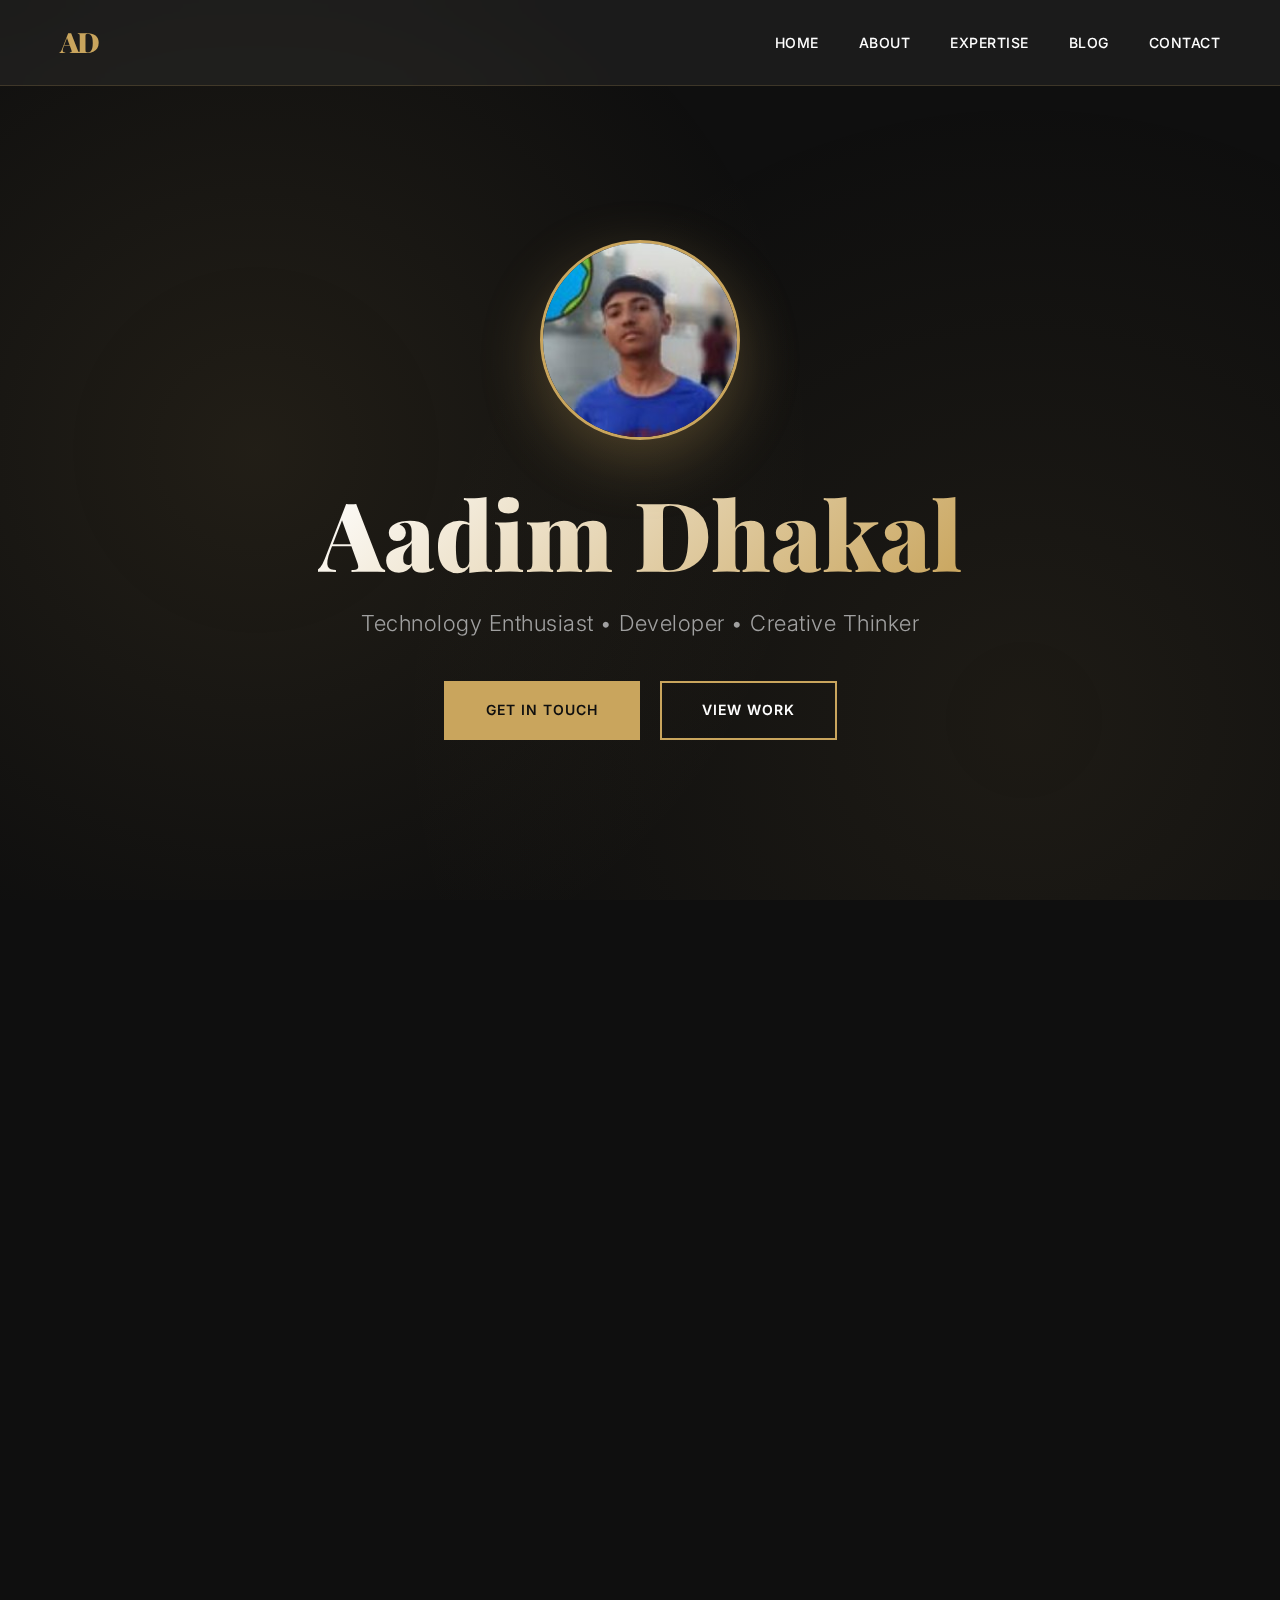
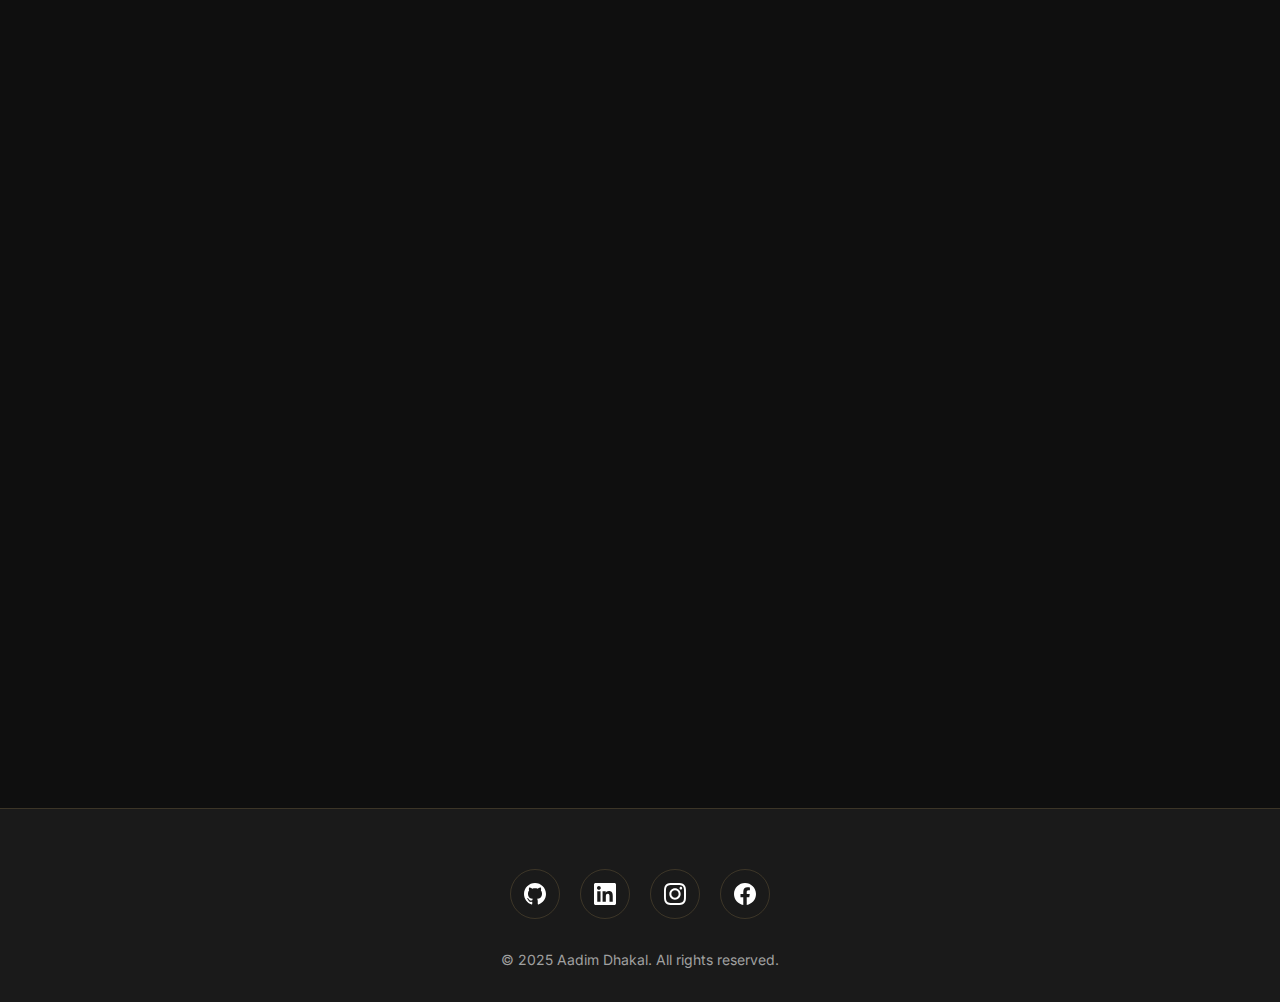
<file: index.html>
<!DOCTYPE html>
<html lang="en">
<head>
    <meta charset="UTF-8">
    <meta name="viewport" content="width=device-width, initial-scale=1.0">
    <title>Aadim Dhakal - Portfolio</title>
    <link href="https://fonts.googleapis.com/css2?family=Inter:wght@300;400;500;600;700&family=Playfair+Display:wght@700;900&display=swap" rel="stylesheet">
    <style>
        * {
            margin: 0;
            padding: 0;
            box-sizing: border-box;
        }

        :root {
            --primary: #0f0f0f;
            --secondary: #1a1a1a;
            --accent: #c9a55d;
            --accent-light: #d4b576;
            --text: #ffffff;
            --text-secondary: #a0a0a0;
            --glass: rgba(255, 255, 255, 0.05);
            --border: rgba(201, 165, 93, 0.2);
        }

        body {
            font-family: 'Inter', sans-serif;
            background: var(--primary);
            color: var(--text);
            overflow-x: hidden;
            line-height: 1.6;
        }



        /* Animated Background */
        .bg-gradient {
            position: fixed;
            top: 0;
            left: 0;
            width: 100%;
            height: 100%;
            z-index: -1;
            background: radial-gradient(circle at 20% 50%, rgba(201, 165, 93, 0.1) 0%, transparent 50%),
                        radial-gradient(circle at 80% 80%, rgba(201, 165, 93, 0.08) 0%, transparent 50%);
            animation: gradientShift 15s ease infinite;
        }

        @keyframes gradientShift {
            0%, 100% { transform: scale(1) translateY(0); }
            50% { transform: scale(1.1) translateY(-20px); }
        }

        /* Navigation */
        nav {
            position: fixed;
            top: 0;
            left: 0;
            right: 0;
            z-index: 1000;
            padding: 20px 60px;
            background: var(--glass);
            backdrop-filter: blur(20px);
            border-bottom: 1px solid var(--border);
            transition: all 0.3s ease;
        }

        nav.scrolled {
            padding: 15px 60px;
            background: rgba(15, 15, 15, 0.9);
        }

        .nav-container {
            max-width: 1400px;
            margin: 0 auto;
            display: flex;
            justify-content: space-between;
            align-items: center;
        }

        .logo {
            font-family: 'Playfair Display', serif;
            font-size: 28px;
            font-weight: 900;
            color: var(--accent);
            letter-spacing: -1px;
        }

        nav ul {
            display: flex;
            gap: 40px;
            list-style: none;
            align-items: center;
        }

        nav a {
            color: var(--text);
            text-decoration: none;
            font-weight: 500;
            font-size: 14px;
            letter-spacing: 0.5px;
            text-transform: uppercase;
            transition: all 0.3s ease;
            position: relative;
        }

        nav a::after {
            content: '';
            position: absolute;
            bottom: -5px;
            left: 0;
            width: 0;
            height: 2px;
            background: var(--accent);
            transition: width 0.3s ease;
        }

        nav a:hover::after {
            width: 100%;
        }



        /* Hero Section */
        .hero {
            min-height: 100vh;
            display: flex;
            align-items: center;
            justify-content: center;
            text-align: center;
            padding: 120px 20px 80px;
            position: relative;
        }

        .hero-content {
            max-width: 900px;
            animation: fadeInUp 1s ease;
        }

        .hero h1 {
            font-family: 'Playfair Display', serif;
            font-size: clamp(48px, 8vw, 96px);
            font-weight: 900;
            line-height: 1.1;
            margin-bottom: 20px;
            background: linear-gradient(135deg, var(--text) 0%, var(--accent) 100%);
            -webkit-background-clip: text;
            -webkit-text-fill-color: transparent;
            background-clip: text;
        }

        .hero p {
            font-size: clamp(18px, 2vw, 22px);
            color: var(--text-secondary);
            margin-bottom: 40px;
            font-weight: 300;
            letter-spacing: 0.5px;
        }

        .profile-pic {
            width: 200px;
            height: 200px;
            border-radius: 50%;
            margin: 40px auto;
            position: relative;
            overflow: hidden;
            border: 3px solid var(--accent);
            box-shadow: 0 20px 60px rgba(201, 165, 93, 0.3);
            animation: float 6s ease-in-out infinite;
        }

        .profile-pic img {
            width: 100%;
            height: 100%;
            object-fit: cover;
            transition: transform 0.5s ease;
        }

        .profile-pic:hover img {
            transform: scale(1.1);
        }

        @keyframes float {
            0%, 100% { transform: translateY(0px); }
            50% { transform: translateY(-20px); }
        }

        .cta-buttons {
            display: flex;
            gap: 20px;
            justify-content: center;
            flex-wrap: wrap;
        }

        .btn {
            padding: 16px 40px;
            border: 2px solid var(--accent);
            background: transparent;
            color: var(--text);
            text-decoration: none;
            font-weight: 600;
            font-size: 14px;
            letter-spacing: 1px;
            text-transform: uppercase;
            cursor: pointer;
            transition: all 0.3s ease;
            position: relative;
            overflow: hidden;
        }

        .btn::before {
            content: '';
            position: absolute;
            top: 0;
            left: -100%;
            width: 100%;
            height: 100%;
            background: var(--accent);
            transition: left 0.3s ease;
            z-index: -1;
        }

        .btn:hover::before {
            left: 0;
        }

        .btn:hover {
            color: var(--primary);
        }

        .btn-primary {
            background: var(--accent);
            color: var(--primary);
        }

        .btn-primary::before {
            background: transparent;
        }

        .btn-primary:hover {
            background: transparent;
            color: var(--text);
        }

        /* Section Styles */
        section {
            padding: 120px 60px;
            max-width: 1400px;
            margin: 0 auto;
        }

        .section-title {
            font-family: 'Playfair Display', serif;
            font-size: clamp(36px, 5vw, 64px);
            font-weight: 900;
            margin-bottom: 20px;
            text-align: center;
            position: relative;
            display: inline-block;
            left: 50%;
            transform: translateX(-50%);
        }

        .section-title::after {
            content: '';
            position: absolute;
            bottom: -10px;
            left: 50%;
            transform: translateX(-50%);
            width: 80px;
            height: 3px;
            background: var(--accent);
        }

        .section-subtitle {
            text-align: center;
            color: var(--text-secondary);
            font-size: 18px;
            margin-bottom: 60px;
            font-weight: 300;
        }

        /* About Section */
        .about-content {
            display: grid;
            grid-template-columns: 1fr 1fr;
            gap: 80px;
            align-items: center;
            margin-top: 60px;
        }

        .about-text {
            font-size: 18px;
            line-height: 1.8;
            color: var(--text-secondary);
        }

        .about-text p {
            margin-bottom: 20px;
        }

        .about-stats {
            display: grid;
            grid-template-columns: 1fr 1fr;
            gap: 30px;
        }

        .stat-card {
            background: var(--glass);
            backdrop-filter: blur(10px);
            border: 1px solid var(--border);
            padding: 30px;
            border-radius: 20px;
            text-align: center;
            transition: all 0.3s ease;
        }

        .stat-card:hover {
            transform: translateY(-5px);
            border-color: var(--accent);
            box-shadow: 0 10px 40px rgba(201, 165, 93, 0.2);
        }

        .stat-number {
            font-size: 48px;
            font-weight: 700;
            color: var(--accent);
            display: block;
            margin-bottom: 10px;
        }

        .stat-label {
            font-size: 14px;
            text-transform: uppercase;
            letter-spacing: 1px;
            color: var(--text-secondary);
        }

        /* Skills/Interests */
        .skills-grid {
            display: grid;
            grid-template-columns: repeat(auto-fit, minmax(250px, 1fr));
            gap: 30px;
            margin-top: 60px;
        }

        .skill-card {
            background: var(--glass);
            backdrop-filter: blur(10px);
            border: 1px solid var(--border);
            padding: 40px 30px;
            border-radius: 20px;
            text-align: center;
            transition: all 0.4s ease;
            position: relative;
            overflow: hidden;
        }

        .skill-card::before {
            content: '';
            position: absolute;
            top: 0;
            left: -100%;
            width: 100%;
            height: 100%;
            background: linear-gradient(90deg, transparent, rgba(201, 165, 93, 0.1), transparent);
            transition: left 0.6s ease;
        }

        .skill-card:hover::before {
            left: 100%;
        }

        .skill-card:hover {
            transform: translateY(-10px);
            border-color: var(--accent);
            box-shadow: 0 20px 60px rgba(201, 165, 93, 0.2);
        }

        .skill-icon {
            font-size: 48px;
            margin-bottom: 20px;
        }

        .skill-card h3 {
            font-size: 20px;
            margin-bottom: 10px;
            color: var(--accent);
        }

        .skill-card p {
            color: var(--text-secondary);
            font-size: 14px;
            line-height: 1.6;
        }

        /* Blog Section */
        .blog-preview {
            display: grid;
            grid-template-columns: repeat(auto-fit, minmax(300px, 1fr));
            gap: 30px;
            margin-top: 60px;
        }

        .blog-card {
            background: var(--glass);
            backdrop-filter: blur(10px);
            border: 1px solid var(--border);
            padding: 40px;
            border-radius: 20px;
            transition: all 0.4s ease;
            position: relative;
            overflow: hidden;
        }

        .blog-card::before {
            content: '';
            position: absolute;
            top: 0;
            left: -100%;
            width: 100%;
            height: 100%;
            background: linear-gradient(90deg, transparent, rgba(201, 165, 93, 0.1), transparent);
            transition: left 0.6s ease;
        }

        .blog-card:hover::before {
            left: 100%;
        }

        .blog-card:hover {
            transform: translateY(-10px);
            border-color: var(--accent);
            box-shadow: 0 20px 60px rgba(201, 165, 93, 0.2);
        }

        .blog-date {
            font-size: 12px;
            text-transform: uppercase;
            letter-spacing: 1px;
            color: var(--accent);
            margin-bottom: 15px;
            font-weight: 600;
        }

        .blog-card h3 {
            font-size: 22px;
            margin-bottom: 15px;
            font-weight: 600;
            line-height: 1.4;
        }

        .blog-card p {
            color: var(--text-secondary);
            line-height: 1.8;
            margin-bottom: 20px;
        }

        .blog-link {
            color: var(--accent);
            text-decoration: none;
            font-weight: 600;
            font-size: 14px;
            letter-spacing: 0.5px;
            transition: all 0.3s ease;
            display: inline-block;
        }

        .blog-link:hover {
            transform: translateX(5px);
        }

        /* Contact Section */
        .contact-grid {
            display: grid;
            grid-template-columns: repeat(auto-fit, minmax(300px, 1fr));
            gap: 30px;
            margin-top: 60px;
        }

        .contact-card {
            background: var(--glass);
            backdrop-filter: blur(10px);
            border: 1px solid var(--border);
            padding: 40px;
            border-radius: 20px;
            transition: all 0.3s ease;
            text-align: center;
        }

        .contact-card:hover {
            transform: translateY(-5px);
            border-color: var(--accent);
            box-shadow: 0 10px 40px rgba(201, 165, 93, 0.2);
        }

        .contact-icon {
            font-size: 36px;
            margin-bottom: 20px;
            color: var(--accent);
        }

        .contact-card h3 {
            font-size: 18px;
            margin-bottom: 10px;
            font-weight: 600;
        }

        .contact-card a {
            color: var(--text-secondary);
            text-decoration: none;
            transition: color 0.3s ease;
            word-break: break-all;
        }

        .contact-card a:hover {
            color: var(--accent);
        }

        /* Footer */
        footer {
            background: var(--secondary);
            border-top: 1px solid var(--border);
            padding: 60px 60px 30px;
            text-align: center;
        }

        .social-links {
            display: flex;
            gap: 20px;
            justify-content: center;
            margin-bottom: 30px;
        }

        .social-links a {
            width: 50px;
            height: 50px;
            border: 1px solid var(--border);
            border-radius: 50%;
            display: flex;
            align-items: center;
            justify-content: center;
            color: var(--text);
            text-decoration: none;
            transition: all 0.3s ease;
        }

        .social-links a svg {
            width: 22px;
            height: 22px;
            fill: currentColor;
        }

        .social-links a:hover {
            background: var(--accent);
            border-color: var(--accent);
            color: var(--primary);
            transform: translateY(-5px);
        }

        footer p {
            color: var(--text-secondary);
            font-size: 14px;
        }

        /* Animations */
        @keyframes fadeInUp {
            from {
                opacity: 0;
                transform: translateY(30px);
            }
            to {
                opacity: 1;
                transform: translateY(0);
            }
        }

        .fade-in {
            animation: fadeInUp 0.8s ease;
        }

        /* Scroll Animations */
        .reveal {
            opacity: 0;
            transform: translateY(50px);
            transition: all 0.8s ease;
        }

        .reveal.active {
            opacity: 1;
            transform: translateY(0);
        }

        /* Responsive */
        @media (max-width: 968px) {
            nav {
                padding: 15px 30px;
            }

            .nav-container ul {
                gap: 25px;
                font-size: 13px;
            }

            section {
                padding: 80px 30px;
            }

            .about-content {
                grid-template-columns: 1fr;
                gap: 40px;
            }

            .about-stats {
                grid-template-columns: repeat(2, 1fr);
            }

            .contact-grid {
                grid-template-columns: 1fr;
            }

            .skills-grid {
                grid-template-columns: repeat(auto-fit, minmax(280px, 1fr));
            }

            .blog-preview {
                grid-template-columns: 1fr;
            }
        }

        @media (max-width: 640px) {
            nav {
                padding: 12px 20px;
            }

            .nav-container {
                position: relative;
            }

            .nav-container ul {
                position: fixed;
                top: 70px;
                left: 0;
                right: 0;
                background: rgba(15, 15, 15, 0.98);
                backdrop-filter: blur(20px);
                flex-direction: column;
                padding: 20px;
                gap: 0;
                border-bottom: 1px solid var(--border);
                transform: translateY(-120%);
                transition: transform 0.3s ease;
                z-index: 999;
            }

            .nav-container ul.active {
                transform: translateY(0);
            }

            .nav-container ul li {
                width: 100%;
                text-align: center;
                padding: 15px 0;
                border-bottom: 1px solid var(--border);
            }

            .nav-container ul li:last-child {
                border-bottom: none;
            }

            .nav-container ul li a::after {
                display: none;
            }

            .hamburger {
                display: flex;
                flex-direction: column;
                gap: 5px;
                cursor: pointer;
                z-index: 1000;
            }

            .hamburger span {
                width: 25px;
                height: 2px;
                background: var(--text);
                transition: all 0.3s ease;
            }

            .hamburger.active span:nth-child(1) {
                transform: rotate(45deg) translate(7px, 7px);
            }

            .hamburger.active span:nth-child(2) {
                opacity: 0;
            }

            .hamburger.active span:nth-child(3) {
                transform: rotate(-45deg) translate(7px, -7px);
            }

            .logo {
                font-size: 24px;
            }

            .hero {
                padding: 100px 20px 60px;
                min-height: 90vh;
            }

            .hero h1 {
                font-size: 40px;
            }

            .hero p {
                font-size: 16px;
            }

            .profile-pic {
                width: 150px;
                height: 150px;
            }

            section {
                padding: 60px 20px;
            }

            .section-title {
                font-size: 32px;
            }

            .section-subtitle {
                font-size: 16px;
                padding: 0 10px;
            }

            .about-stats {
                grid-template-columns: 1fr;
            }

            .stat-card {
                padding: 25px;
            }

            .cta-buttons {
                flex-direction: column;
                width: 100%;
            }

            .btn {
                width: 100%;
                padding: 14px 30px;
            }

            .skills-grid {
                grid-template-columns: 1fr;
            }

            .skill-card {
                padding: 30px 20px;
            }

            .blog-preview {
                grid-template-columns: 1fr;
            }

            .blog-card {
                padding: 30px;
            }

            .contact-grid {
                grid-template-columns: 1fr;
            }

            .contact-card {
                padding: 30px;
            }

            footer {
                padding: 40px 20px 20px;
            }

            .social-links {
                gap: 15px;
            }

            .social-links a {
                width: 45px;
                height: 45px;
            }
        }

        @media (max-width: 380px) {
            .logo {
                font-size: 20px;
            }

            .hero h1 {
                font-size: 32px;
            }

            .section-title {
                font-size: 28px;
            }

            .profile-pic {
                width: 120px;
                height: 120px;
            }
        }
    </style>
</head>
<body>
    <div class="bg-gradient"></div>

    <nav id="nav">
        <div class="nav-container">
            <div class="logo">AD</div>
            <ul>
                <li><a href="#home">Home</a></li>
                <li><a href="#about">About</a></li>
                <li><a href="#skills">Expertise</a></li>
                <li><a href="#blog">Blog</a></li>
                <li><a href="#contact">Contact</a></li>
            </ul>

        </div>
    </nav>

    <section class="hero" id="home">
        <div class="hero-content">
            <div class="profile-pic">
                <img src="images/aadim.jpg" alt="Aadim Dhakal">
            </div>
            <h1>Aadim Dhakal</h1>
            <p>Technology Enthusiast • Developer • Creative Thinker</p>
            <div class="cta-buttons">
                <a href="#contact" class="btn btn-primary">Get In Touch</a>
                <a href="https://github.com/Aadim-alt" target="_blank" class="btn">View Work</a>
            </div>
        </div>
    </section>

    <section id="about" class="reveal">
        <h2 class="section-title">About Me</h2>
        <p class="section-subtitle">Passionate about creating exceptional digital experiences</p>
        <div class="about-content">
            <div class="about-text">
                <p>Hello! I'm Aadim Dhakal, a technology enthusiast with a passion for innovation and creative problem-solving. I specialize in bringing ideas to life through code and design.</p>
                <p>My journey in technology has been driven by curiosity and a constant desire to learn. I believe in the power of technology to transform lives and create meaningful connections.</p>
                <p>When I'm not coding, you'll find me exploring new technologies, sharing insights through blogging, and connecting with fellow tech enthusiasts around the world.</p>
            </div>
            <div class="about-stats">
                <div class="stat-card">
                    <span class="stat-number">100+</span>
                    <span class="stat-label">Projects Completed</span>
                </div>
                <div class="stat-card">
                    <span class="stat-number">2+</span>
                    <span class="stat-label">Years Experience</span>
                </div>
                <div class="stat-card">
                    <span class="stat-number">50+</span>
                    <span class="stat-label">Happy Clients</span>
                </div>
                <div class="stat-card">
                    <span class="stat-number">24/7</span>
                    <span class="stat-label">Dedicated Support</span>
                </div>
            </div>
        </div>
    </section>

    <section id="skills" class="reveal">
        <h2 class="section-title">Areas of Expertise</h2>
        <p class="section-subtitle">What I bring to the table</p>
        <div class="skills-grid">
            <div class="skill-card">
                <div class="skill-icon">💻</div>
                <h3>Web Development</h3>
                <p>Creating responsive, modern websites with cutting-edge technologies and best practices.</p>
            </div>
            <div class="skill-card">
                <div class="skill-icon">🎨</div>
                <h3>UI/UX Design</h3>
                <p>Crafting beautiful, intuitive interfaces that users love to interact with.</p>
            </div>
            <div class="skill-card">
                <div class="skill-icon">⚡</div>
                <h3>Performance</h3>
                <p>Optimizing applications for speed, efficiency, and exceptional user experience.</p>
            </div>
            <div class="skill-card">
                <div class="skill-icon">🚀</div>
                <h3>Innovation</h3>
                <p>Staying ahead of the curve with emerging technologies and creative solutions.</p>
            </div>
        </div>
    </section>

    <section id="blog" class="reveal">
        <h2 class="section-title">Latest Insights</h2>
        <p class="section-subtitle">Thoughts, stories, and ideas</p>
        <div class="blog-preview">
            <div class="blog-card">
                <div class="blog-date">Nov 01, 2025</div>
                <h3>My New Project</h3>
                <p>I just made a project Ghost Chat that I actually always tried to make...</p>
                <a href="blog.html" class="blog-link">Read More →</a>
            </div>
            <div class="blog-card">
                <div class="blog-date">Nov 01, 2025</div>
                <h3>The Future of Web Development</h3>
                <p>Exploring emerging trends and technologies shaping the future of the web...</p>
                <a href="blog.html" class="blog-link">Read More →</a>
            </div>
            <div class="blog-card">
                <div class="blog-date">Oct 28, 2025</div>
                <h3>Design Systems That Scale</h3>
                <p>Building consistent, maintainable design systems for modern applications...</p>
                <a href="blog.html" class="blog-link">Read More →</a>
            </div>
        </div>
        <div style="text-align: center; margin-top: 40px;">
            <a href="blog.html" class="btn btn-primary">View All Posts</a>
        </div>
    </section>

    <section id="contact" class="reveal">
        <h2 class="section-title">Let's Connect</h2>
        <p class="section-subtitle">I'd love to hear from you</p>
        <div class="contact-grid">
            <div class="contact-card">
                <div class="contact-icon">📧</div>
                <h3>Email</h3>
                <a href="mailto:aadimdhakal8@gmail.com">aadimdhakal8@gmail.com</a>
            </div>
            <div class="contact-card">
                <div class="contact-icon">📱</div>
                <h3>Phone</h3>
                <a href="tel:+9779801764887">+977 9801764887</a>
            </div>
            <div class="contact-card">
                <div class="contact-icon">💼</div>
                <h3>LinkedIn</h3>
                <a href="https://www.linkedin.com/in/aadim-dhakal-2bb88b384/" target="_blank">Connect with me</a>
            </div>
        </div>
    </section>

    <footer>
        <div class="social-links">
            <a href="https://github.com/Aadim-alt" target="_blank" title="GitHub">
                <svg viewBox="0 0 24 24" xmlns="http://www.w3.org/2000/svg">
                    <path d="M12 0c-6.626 0-12 5.373-12 12 0 5.302 3.438 9.8 8.207 11.387.599.111.793-.261.793-.577v-2.234c-3.338.726-4.033-1.416-4.033-1.416-.546-1.387-1.333-1.756-1.333-1.756-1.089-.745.083-.729.083-.729 1.205.084 1.839 1.237 1.839 1.237 1.07 1.834 2.807 1.304 3.492.997.107-.775.418-1.305.762-1.604-2.665-.305-5.467-1.334-5.467-5.931 0-1.311.469-2.381 1.236-3.221-.124-.303-.535-1.524.117-3.176 0 0 1.008-.322 3.301 1.23.957-.266 1.983-.399 3.003-.404 1.02.005 2.047.138 3.006.404 2.291-1.552 3.297-1.23 3.297-1.23.653 1.653.242 2.874.118 3.176.77.84 1.235 1.911 1.235 3.221 0 4.609-2.807 5.624-5.479 5.921.43.372.823 1.102.823 2.222v3.293c0 .319.192.694.801.576 4.765-1.589 8.199-6.086 8.199-11.386 0-6.627-5.373-12-12-12z"/>
                </svg>
            </a>
            <a href="https://www.linkedin.com/in/aadim-dhakal-2bb88b384/" target="_blank" title="LinkedIn">
                <svg viewBox="0 0 24 24" xmlns="http://www.w3.org/2000/svg">
                    <path d="M20.447 20.452h-3.554v-5.569c0-1.328-.027-3.037-1.852-3.037-1.853 0-2.136 1.445-2.136 2.939v5.667H9.351V9h3.414v1.561h.046c.477-.9 1.637-1.85 3.37-1.85 3.601 0 4.267 2.37 4.267 5.455v6.286zM5.337 7.433c-1.144 0-2.063-.926-2.063-2.065 0-1.138.92-2.063 2.063-2.063 1.14 0 2.064.925 2.064 2.063 0 1.139-.925 2.065-2.064 2.065zm1.782 13.019H3.555V9h3.564v11.452zM22.225 0H1.771C.792 0 0 .774 0 1.729v20.542C0 23.227.792 24 1.771 24h20.451C23.2 24 24 23.227 24 22.271V1.729C24 .774 23.2 0 22.222 0h.003z"/>
                </svg>
            </a>
            <a href="https://www.instagram.com/adeemdhakal/?hl=en" target="_blank" title="Instagram">
                <svg viewBox="0 0 24 24" xmlns="http://www.w3.org/2000/svg">
                    <path d="M12 0C8.74 0 8.333.015 7.053.072 5.775.132 4.905.333 4.14.63c-.789.306-1.459.717-2.126 1.384S.935 3.35.63 4.14C.333 4.905.131 5.775.072 7.053.012 8.333 0 8.74 0 12s.015 3.667.072 4.947c.06 1.277.261 2.148.558 2.913.306.788.717 1.459 1.384 2.126.667.666 1.336 1.079 2.126 1.384.766.296 1.636.499 2.913.558C8.333 23.988 8.74 24 12 24s3.667-.015 4.947-.072c1.277-.06 2.148-.262 2.913-.558.788-.306 1.459-.718 2.126-1.384.666-.667 1.079-1.335 1.384-2.126.296-.765.499-1.636.558-2.913.06-1.28.072-1.687.072-4.947s-.015-3.667-.072-4.947c-.06-1.277-.262-2.149-.558-2.913-.306-.789-.718-1.459-1.384-2.126C21.319 1.347 20.651.935 19.86.63c-.765-.297-1.636-.499-2.913-.558C15.667.012 15.26 0 12 0zm0 2.16c3.203 0 3.585.016 4.85.071 1.17.055 1.805.249 2.227.415.562.217.96.477 1.382.896.419.42.679.819.896 1.381.164.422.36 1.057.413 2.227.057 1.266.07 1.646.07 4.85s-.015 3.585-.074 4.85c-.061 1.17-.256 1.805-.421 2.227-.224.562-.479.96-.899 1.382-.419.419-.824.679-1.38.896-.42.164-1.065.36-2.235.413-1.274.057-1.649.07-4.859.07-3.211 0-3.586-.015-4.859-.074-1.171-.061-1.816-.256-2.236-.421-.569-.224-.96-.479-1.379-.899-.421-.419-.69-.824-.9-1.38-.165-.42-.359-1.065-.42-2.235-.045-1.26-.061-1.649-.061-4.844 0-3.196.016-3.586.061-4.861.061-1.17.255-1.814.42-2.234.21-.57.479-.96.9-1.381.419-.419.81-.689 1.379-.898.42-.166 1.051-.361 2.221-.421 1.275-.045 1.65-.06 4.859-.06l.045.03zm0 3.678c-3.405 0-6.162 2.76-6.162 6.162 0 3.405 2.76 6.162 6.162 6.162 3.405 0 6.162-2.76 6.162-6.162 0-3.405-2.76-6.162-6.162-6.162zM12 16c-2.21 0-4-1.79-4-4s1.79-4 4-4 4 1.79 4 4-1.79 4-4 4zm7.846-10.405c0 .795-.646 1.44-1.44 1.44-.795 0-1.44-.646-1.44-1.44 0-.794.646-1.439 1.44-1.439.793-.001 1.44.645 1.44 1.439z"/>
                </svg>
            </a>
            <a href="https://www.facebook.com/adeem.dhakal" target="_blank" title="Facebook">
                <svg viewBox="0 0 24 24" xmlns="http://www.w3.org/2000/svg">
                    <path d="M24 12.073c0-6.627-5.373-12-12-12s-12 5.373-12 12c0 5.99 4.388 10.954 10.125 11.854v-8.385H7.078v-3.47h3.047V9.43c0-3.007 1.792-4.669 4.533-4.669 1.312 0 2.686.235 2.686.235v2.953H15.83c-1.491 0-1.956.925-1.956 1.874v2.25h3.328l-.532 3.47h-2.796v8.385C19.612 23.027 24 18.062 24 12.073z"/>
                </svg>
            </a>
        </div>
        <p>&copy; 2025 Aadim Dhakal. All rights reserved.</p>
    </footer>

    <script>


        // Smooth scrolling
        document.querySelectorAll('a[href^="#"]').forEach(anchor => {
            anchor.addEventListener('click', function (e) {
                e.preventDefault();
                const target = document.querySelector(this.getAttribute('href'));
                if (target) {
                    target.scrollIntoView({ behavior: 'smooth', block: 'start' });
                }
            });
        });

        // Scroll reveal animation
        const reveals = document.querySelectorAll('.reveal');
        
        const revealOnScroll = () => {
            const windowHeight = window.innerHeight;
            reveals.forEach(element => {
                const elementTop = element.getBoundingClientRect().top;
                if (elementTop < windowHeight - 100) {
                    element.classList.add('active');
                }
            });
        };

        window.addEventListener('scroll', revealOnScroll);
        revealOnScroll();

        // Nav scroll effect
        const nav = document.getElementById('nav');
        window.addEventListener('scroll', () => {
            if (window.scrollY > 50) {
                nav.classList.add('scrolled');
            } else {
                nav.classList.remove('scrolled');
            }
        });
    </script>
</body>
</html>
</file>
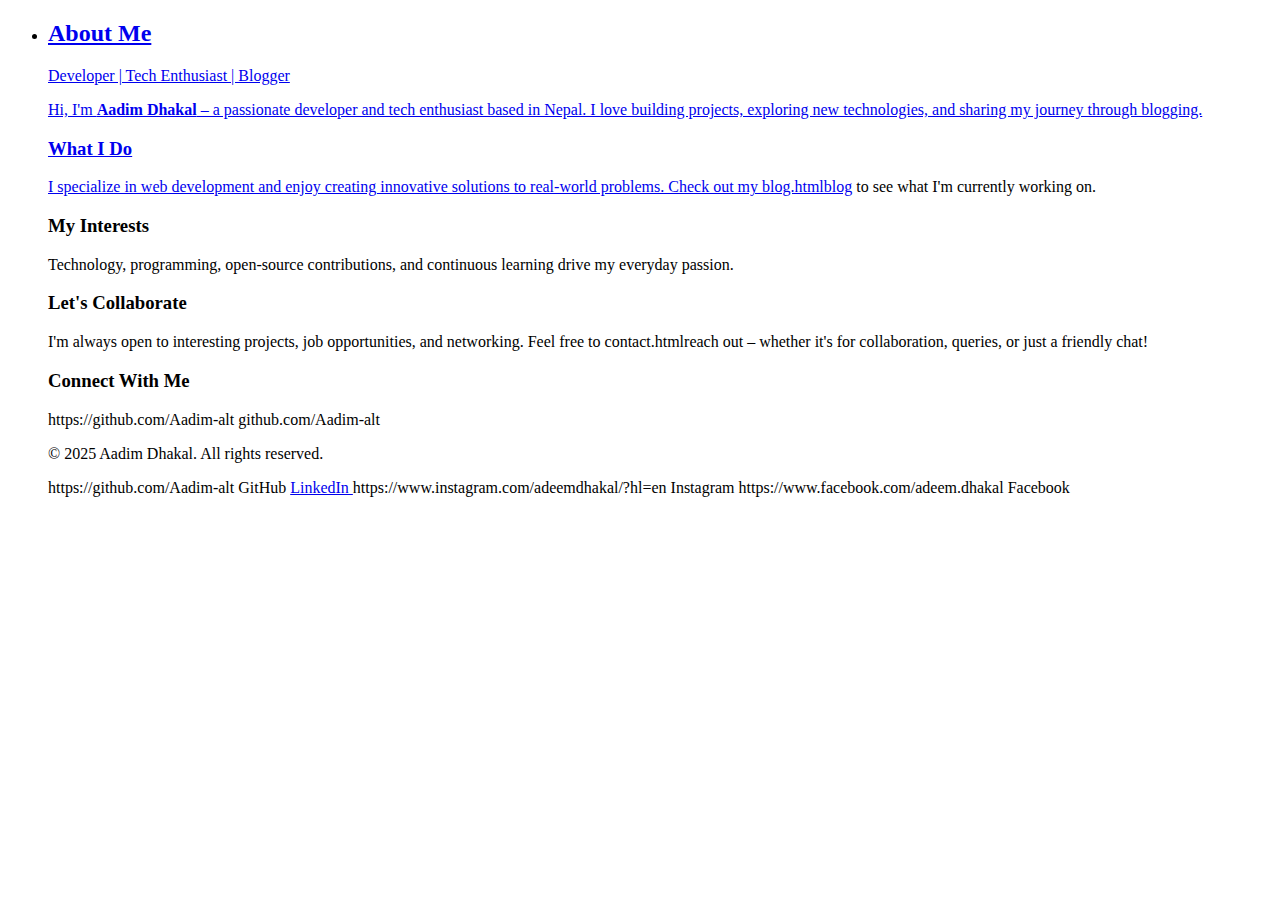
<file: about.html>
<!DOCTYPE html>
<html lang="en">
<head>
    <meta charset="UTF-8">
    <meta name="viewport" content="width=device-width, initial-scale=1.0">
    <title>About</title>
    <link href="https://fonts.googleapis.com/css2?family=Poppins:wght@300;400;600&display=swap" rel="lesheet" href="https://cdnjs.cloudflare.com/ajax/libs/font-awesomeyle.css
    script.js</script>
</head>
<body>
    <nav>
        <div class="nav-container">
            <ul>
                <li><a href="index.html/li>
                <li>about.htmlAbout</a></li>
                <li>contact.htmlContact</a></li>
                <li>blog.htmlBlog</a></li>
            </ul>
            Dark mode toggle button with icon -->
            <button id="toggle-mode" aria-label="Toggle dark mode">
                <i class="fas fa-moon"></i>
            </button>
        </div>
    </nav>

    <main>
        <section class="about-section">
            <div class="about-header">
                <h2>About Me</h2>
                <p class="tagline">Developer | Tech Enthusiast | Blogger</p>
            </div>

            <div class="about-content">
                <div class="intro">
                    <p>Hi, I'm <strong>Aadim Dhakal</strong> – a passionate developer and tech enthusiast based in Nepal. I love building projects, exploring new technologies, and sharing my journey through blogging.</p>
                </div>

                <div class="about-grid">
                    <div class="about-card">
                        <i class="fas fa-code"></i>
                        <h3>What I Do</h3>
                        <p>I specialize in web development and enjoy creating innovative solutions to real-world problems. Check out my blog.htmlblog</a> to see what I'm currently working on.</p>
                    </div>

                    <div class="about-card">
                        <i class="fas fa-lightbulb"></i>
                        <h3>My Interests</h3>
                        <p>Technology, programming, open-source contributions, and continuous learning drive my everyday passion.</p>
                    </div>

                    <div class="about-card">
                        <i class="fas fa-handshake"></i>
                        <h3>Let's Collaborate</h3>
                        <p>I'm always open to interesting projects, job opportunities, and networking. Feel free to contact.htmlreach out</a> – whether it's for collaboration, queries, or just a friendly chat!</p>
                    </div>
                </div>

                <div class="connect">
                    <h3>Connect With Me</h3>
                    <div class="github-link">
                        https://github.com/Aadim-alt
                            <i class="fab fa-github"></i>
                            <span>github.com/Aadim-alt</span>
                        </a>
                    </div>
                </div>
            </div>
        </section>
    </main>

    <footer>
        <p>&copy; 2025 Aadim Dhakal. All rights reserved.</p>
        <div class="social-icons">
            https://github.com/Aadim-alt
                <i class="fab fa-github"></i> GitHub
            </a>
            <a href="https://www.linkedin.com/in/aadim-dhakal4/
                <i class="fab fa-linkedin"></i> LinkedIn
            </a>
            https://www.instagram.com/adeemdhakal/?hl=en
                <i class="fab fa-instagram"></i> Instagram
            </a>
            https://www.facebook.com/adeem.dhakal
                <i class="fab fa-facebook"></i> Facebook
            </a>
        </div>
    </footer>
</body>
</html>
</file>
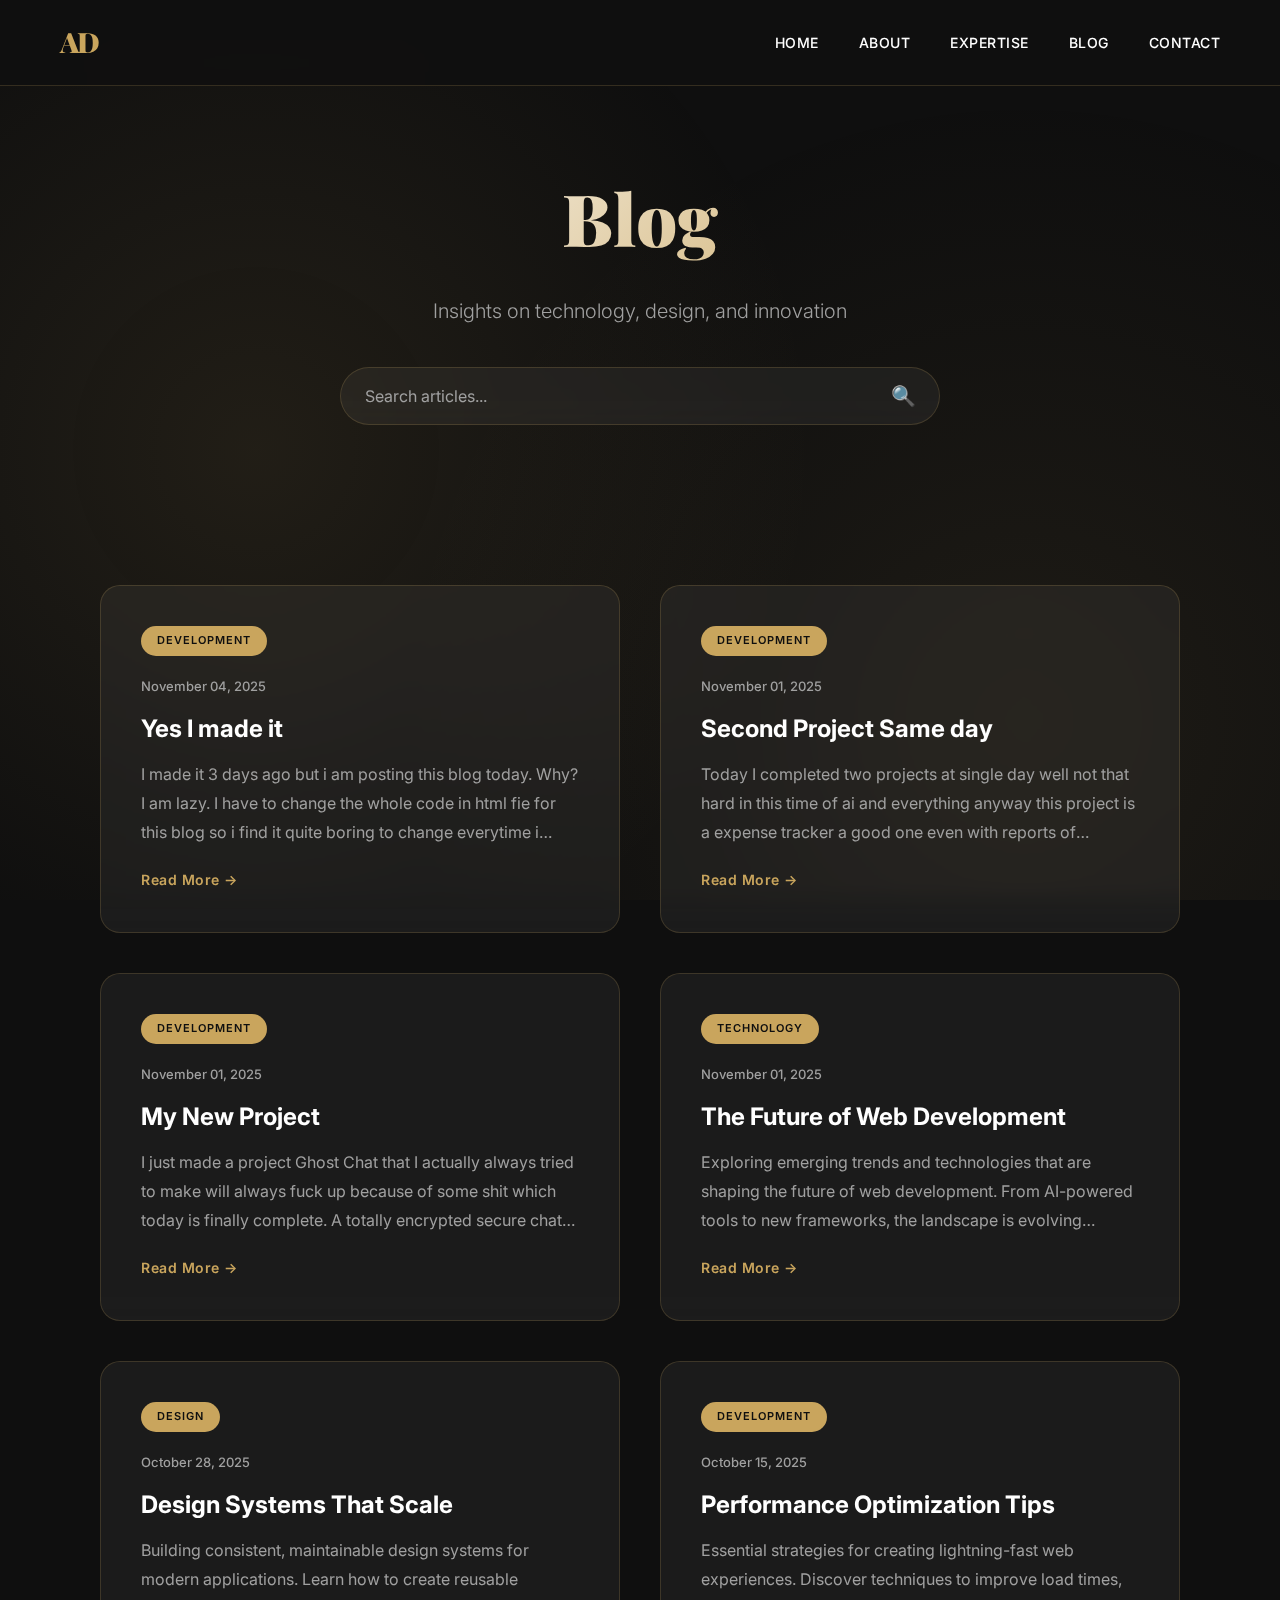
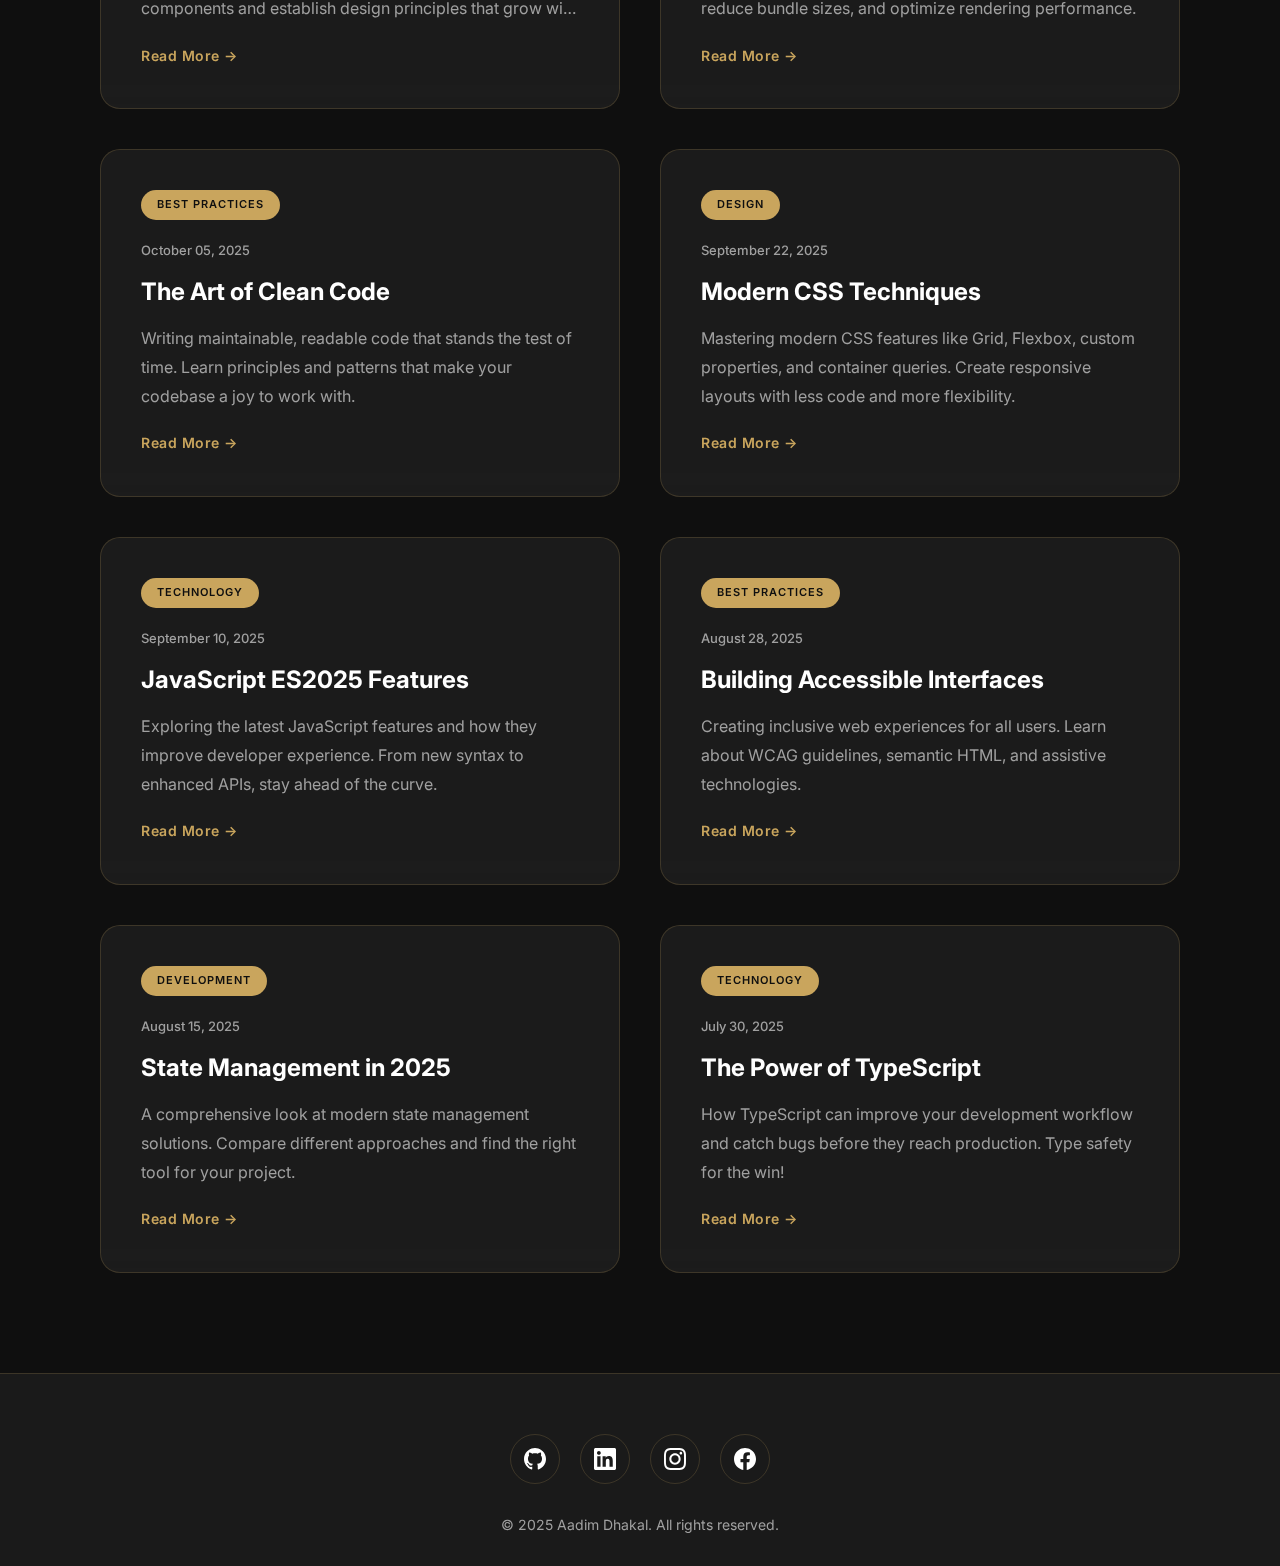
<file: blog.html>
<!DOCTYPE html>
<html lang="en">
<head>
    <meta charset="UTF-8">
    <meta name="viewport" content="width=device-width, initial-scale=1.0">
    <title>Blog - Aadim Dhakal</title>
    <link href="https://fonts.googleapis.com/css2?family=Inter:wght@300;400;500;600;700&family=Playfair+Display:wght@700;900&display=swap" rel="stylesheet">
    <style>
        * {
            margin: 0;
            padding: 0;
            box-sizing: border-box;
        }

        :root {
            --primary: #0f0f0f;
            --secondary: #1a1a1a;
            --accent: #c9a55d;
            --accent-light: #d4b576;
            --text: #ffffff;
            --text-secondary: #a0a0a0;
            --glass: rgba(255, 255, 255, 0.05);
            --border: rgba(201, 165, 93, 0.2);
        }

        body {
            font-family: 'Inter', sans-serif;
            background: var(--primary);
            color: var(--text);
            overflow-x: hidden;
            line-height: 1.6;
        }



        .bg-gradient {
            position: fixed;
            top: 0;
            left: 0;
            width: 100%;
            height: 100%;
            z-index: -1;
            background: radial-gradient(circle at 20% 50%, rgba(201, 165, 93, 0.1) 0%, transparent 50%),
                        radial-gradient(circle at 80% 80%, rgba(201, 165, 93, 0.08) 0%, transparent 50%);
            animation: gradientShift 15s ease infinite;
        }

        @keyframes gradientShift {
            0%, 100% { transform: scale(1) translateY(0); }
            50% { transform: scale(1.1) translateY(-20px); }
        }

        nav {
            position: fixed;
            top: 0;
            left: 0;
            right: 0;
            z-index: 1000;
            padding: 20px 60px;
            background: rgba(15, 15, 15, 0.9);
            backdrop-filter: blur(20px);
            border-bottom: 1px solid var(--border);
        }

        .nav-container {
            max-width: 1400px;
            margin: 0 auto;
            display: flex;
            justify-content: space-between;
            align-items: center;
        }

        .logo {
            font-family: 'Playfair Display', serif;
            font-size: 28px;
            font-weight: 900;
            color: var(--accent);
            letter-spacing: -1px;
            text-decoration: none;
        }

        nav ul {
            display: flex;
            gap: 40px;
            list-style: none;
            align-items: center;
        }

        nav a {
            color: var(--text);
            text-decoration: none;
            font-weight: 500;
            font-size: 14px;
            letter-spacing: 0.5px;
            text-transform: uppercase;
            transition: all 0.3s ease;
            position: relative;
        }

        nav a::after {
            content: '';
            position: absolute;
            bottom: -5px;
            left: 0;
            width: 0;
            height: 2px;
            background: var(--accent);
            transition: width 0.3s ease;
        }

        nav a:hover::after {
            width: 100%;
        }



        .blog-hero {
            padding: 160px 60px 80px;
            text-align: center;
            max-width: 900px;
            margin: 0 auto;
        }

        .blog-hero h1 {
            font-family: 'Playfair Display', serif;
            font-size: clamp(48px, 8vw, 72px);
            font-weight: 900;
            margin-bottom: 20px;
            background: linear-gradient(135deg, var(--text) 0%, var(--accent) 100%);
            -webkit-background-clip: text;
            -webkit-text-fill-color: transparent;
            background-clip: text;
        }

        .blog-hero p {
            font-size: 20px;
            color: var(--text-secondary);
            font-weight: 300;
        }

        .search-container {
            max-width: 600px;
            margin: 40px auto 0;
            position: relative;
        }

        #search {
            width: 100%;
            padding: 18px 50px 18px 24px;
            border: 1px solid var(--border);
            border-radius: 50px;
            background: var(--glass);
            backdrop-filter: blur(10px);
            color: var(--text);
            font-size: 16px;
            font-family: 'Inter', sans-serif;
            transition: all 0.3s ease;
        }

        #search:focus {
            outline: none;
            border-color: var(--accent);
            box-shadow: 0 0 0 3px rgba(201, 165, 93, 0.1);
        }

        #search::placeholder {
            color: var(--text-secondary);
        }

        .search-icon {
            position: absolute;
            right: 24px;
            top: 50%;
            transform: translateY(-50%);
            color: var(--accent);
            font-size: 20px;
        }

        .blog-container {
            max-width: 1200px;
            margin: 80px auto;
            padding: 0 60px;
        }

        .blog-grid {
            display: grid;
            grid-template-columns: repeat(auto-fill, minmax(350px, 1fr));
            gap: 40px;
        }

        .post {
            background: var(--glass);
            backdrop-filter: blur(10px);
            border: 1px solid var(--border);
            border-radius: 20px;
            padding: 40px;
            transition: all 0.4s ease;
            position: relative;
            overflow: hidden;
            animation: fadeInUp 0.6s ease;
        }

        .post::before {
            content: '';
            position: absolute;
            top: 0;
            left: -100%;
            width: 100%;
            height: 100%;
            background: linear-gradient(90deg, transparent, rgba(201, 165, 93, 0.1), transparent);
            transition: left 0.6s ease;
        }

        .post:hover::before {
            left: 100%;
        }

        .post:hover {
            transform: translateY(-10px);
            border-color: var(--accent);
            box-shadow: 0 20px 60px rgba(201, 165, 93, 0.2);
        }

        .post.highlighted {
            border-color: var(--accent);
            box-shadow: 0 0 0 3px rgba(201, 165, 93, 0.3);
            background: rgba(201, 165, 93, 0.1);
            transform: scale(1.02);
        }

        .post.expanded {
            grid-column: 1 / -1;
        }

        .post-category {
            display: inline-block;
            padding: 6px 16px;
            background: var(--accent);
            color: var(--primary);
            font-size: 11px;
            font-weight: 600;
            text-transform: uppercase;
            letter-spacing: 1px;
            border-radius: 20px;
            margin-bottom: 20px;
        }

        .post-date {
            font-size: 13px;
            color: var(--text-secondary);
            margin-bottom: 15px;
            font-weight: 500;
        }

        .post h3 {
            font-size: 24px;
            margin-bottom: 15px;
            font-weight: 700;
            line-height: 1.4;
            color: var(--text);
        }

        .post p {
            color: var(--text-secondary);
            line-height: 1.8;
            margin-bottom: 20px;
        }

        .post-preview {
            display: -webkit-box;
            -webkit-line-clamp: 3;
            -webkit-box-orient: vertical;
            overflow: hidden;
        }

        .post-full {
            display: block;
        }

        .read-more {
            color: var(--accent);
            text-decoration: none;
            font-weight: 600;
            font-size: 14px;
            letter-spacing: 0.5px;
            transition: all 0.3s ease;
            display: inline-block;
            cursor: pointer;
        }

        .read-more:hover {
            transform: translateX(5px);
        }

        .no-results {
            text-align: center;
            padding: 80px 20px;
            color: var(--text-secondary);
        }

        .no-results h3 {
            font-size: 24px;
            margin-bottom: 10px;
            color: var(--text);
        }

        footer {
            background: var(--secondary);
            border-top: 1px solid var(--border);
            padding: 60px 60px 30px;
            text-align: center;
            margin-top: 100px;
        }

        .social-links {
            display: flex;
            gap: 20px;
            justify-content: center;
            margin-bottom: 30px;
        }

        .social-links a {
            width: 50px;
            height: 50px;
            border: 1px solid var(--border);
            border-radius: 50%;
            display: flex;
            align-items: center;
            justify-content: center;
            color: var(--text);
            text-decoration: none;
            transition: all 0.3s ease;
        }

        .social-links a svg {
            width: 22px;
            height: 22px;
            fill: currentColor;
        }

        .social-links a:hover {
            background: var(--accent);
            border-color: var(--accent);
            color: var(--primary);
            transform: translateY(-5px);
        }

        footer p {
            color: var(--text-secondary);
            font-size: 14px;
        }

        @keyframes fadeInUp {
            from {
                opacity: 0;
                transform: translateY(30px);
            }
            to {
                opacity: 1;
                transform: translateY(0);
            }
        }

        @media (max-width: 968px) {
            nav {
                padding: 15px 30px;
            }

            nav ul {
                gap: 20px;
            }

            .blog-hero {
                padding: 140px 30px 60px;
            }

            .blog-container {
                padding: 0 30px;
            }

            .blog-grid {
                grid-template-columns: 1fr;
            }
        }

        @media (max-width: 640px) {
            nav ul {
                display: none;
            }

            .logo {
                font-size: 24px;
            }

            .blog-hero {
                padding: 120px 20px 40px;
            }

            .blog-container {
                padding: 0 20px;
                margin: 60px auto;
            }

            .post {
                padding: 30px;
            }
        }
    </style>
</head>
<body>
    <div class="bg-gradient"></div>

    <nav>
        <div class="nav-container">
            <a href="index.html" class="logo">AD</a>
            <ul>
                <li><a href="index.html">Home</a></li>
                <li><a href="index.html#about">About</a></li>
                <li><a href="index.html#skills">Expertise</a></li>
                <li><a href="blog.html">Blog</a></li>
                <li><a href="index.html#contact">Contact</a></li>
            </ul>

        </div>
    </nav>

    <div class="blog-hero">
        <h1>Blog</h1>
        <p>Insights on technology, design, and innovation</p>
        <div class="search-container">
            <input type="text" id="search" placeholder="Search articles...">
            <span class="search-icon">🔍</span>
        </div>
    </div>

    <div class="blog-container">
        <div class="blog-grid" id="blog-posts"></div>
        <div class="no-results" id="no-results" style="display: none;">
            <h3>No posts found</h3>
            <p>Try adjusting your search terms</p>
        </div>
    </div>

    <footer>
        <div class="social-links">
            <a href="https://github.com/Aadim-alt" target="_blank" title="GitHub">
                <svg viewBox="0 0 24 24" xmlns="http://www.w3.org/2000/svg">
                    <path d="M12 0c-6.626 0-12 5.373-12 12 0 5.302 3.438 9.8 8.207 11.387.599.111.793-.261.793-.577v-2.234c-3.338.726-4.033-1.416-4.033-1.416-.546-1.387-1.333-1.756-1.333-1.756-1.089-.745.083-.729.083-.729 1.205.084 1.839 1.237 1.839 1.237 1.07 1.834 2.807 1.304 3.492.997.107-.775.418-1.305.762-1.604-2.665-.305-5.467-1.334-5.467-5.931 0-1.311.469-2.381 1.236-3.221-.124-.303-.535-1.524.117-3.176 0 0 1.008-.322 3.301 1.23.957-.266 1.983-.399 3.003-.404 1.02.005 2.047.138 3.006.404 2.291-1.552 3.297-1.23 3.297-1.23.653 1.653.242 2.874.118 3.176.77.84 1.235 1.911 1.235 3.221 0 4.609-2.807 5.624-5.479 5.921.43.372.823 1.102.823 2.222v3.293c0 .319.192.694.801.576 4.765-1.589 8.199-6.086 8.199-11.386 0-6.627-5.373-12-12-12z"/>
                </svg>
            </a>
            <a href="https://www.linkedin.com/in/aadim-dhakal-2bb88b384/" target="_blank" title="LinkedIn">
                <svg viewBox="0 0 24 24" xmlns="http://www.w3.org/2000/svg">
                    <path d="M20.447 20.452h-3.554v-5.569c0-1.328-.027-3.037-1.852-3.037-1.853 0-2.136 1.445-2.136 2.939v5.667H9.351V9h3.414v1.561h.046c.477-.9 1.637-1.85 3.37-1.85 3.601 0 4.267 2.37 4.267 5.455v6.286zM5.337 7.433c-1.144 0-2.063-.926-2.063-2.065 0-1.138.92-2.063 2.063-2.063 1.14 0 2.064.925 2.064 2.063 0 1.139-.925 2.065-2.064 2.065zm1.782 13.019H3.555V9h3.564v11.452zM22.225 0H1.771C.792 0 0 .774 0 1.729v20.542C0 23.227.792 24 1.771 24h20.451C23.2 24 24 23.227 24 22.271V1.729C24 .774 23.2 0 22.222 0h.003z"/>
                </svg>
            </a>
            <a href="https://www.instagram.com/adeemdhakal/?hl=en" target="_blank" title="Instagram">
                <svg viewBox="0 0 24 24" xmlns="http://www.w3.org/2000/svg">
                    <path d="M12 0C8.74 0 8.333.015 7.053.072 5.775.132 4.905.333 4.14.63c-.789.306-1.459.717-2.126 1.384S.935 3.35.63 4.14C.333 4.905.131 5.775.072 7.053.012 8.333 0 8.74 0 12s.015 3.667.072 4.947c.06 1.277.261 2.148.558 2.913.306.788.717 1.459 1.384 2.126.667.666 1.336 1.079 2.126 1.384.766.296 1.636.499 2.913.558C8.333 23.988 8.74 24 12 24s3.667-.015 4.947-.072c1.277-.06 2.148-.262 2.913-.558.788-.306 1.459-.718 2.126-1.384.666-.667 1.079-1.335 1.384-2.126.296-.765.499-1.636.558-2.913.06-1.28.072-1.687.072-4.947s-.015-3.667-.072-4.947c-.06-1.277-.262-2.149-.558-2.913-.306-.789-.718-1.459-1.384-2.126C21.319 1.347 20.651.935 19.86.63c-.765-.297-1.636-.499-2.913-.558C15.667.012 15.26 0 12 0zm0 2.16c3.203 0 3.585.016 4.85.071 1.17.055 1.805.249 2.227.415.562.217.96.477 1.382.896.419.42.679.819.896 1.381.164.422.36 1.057.413 2.227.057 1.266.07 1.646.07 4.85s-.015 3.585-.074 4.85c-.061 1.17-.256 1.805-.421 2.227-.224.562-.479.96-.899 1.382-.419.419-.824.679-1.38.896-.42.164-1.065.36-2.235.413-1.274.057-1.649.07-4.859.07-3.211 0-3.586-.015-4.859-.074-1.171-.061-1.816-.256-2.236-.421-.569-.224-.96-.479-1.379-.899-.421-.419-.69-.824-.9-1.38-.165-.42-.359-1.065-.42-2.235-.045-1.26-.061-1.649-.061-4.844 0-3.196.016-3.586.061-4.861.061-1.17.255-1.814.42-2.234.21-.57.479-.96.9-1.381.419-.419.81-.689 1.379-.898.42-.166 1.051-.361 2.221-.421 1.275-.045 1.65-.06 4.859-.06l.045.03zm0 3.678c-3.405 0-6.162 2.76-6.162 6.162 0 3.405 2.76 6.162 6.162 6.162 3.405 0 6.162-2.76 6.162-6.162 0-3.405-2.76-6.162-6.162-6.162zM12 16c-2.21 0-4-1.79-4-4s1.79-4 4-4 4 1.79 4 4-1.79 4-4 4zm7.846-10.405c0 .795-.646 1.44-1.44 1.44-.795 0-1.44-.646-1.44-1.44 0-.794.646-1.439 1.44-1.439.793-.001 1.44.645 1.44 1.439z"/>
                </svg>
            </a>
            <a href="https://www.facebook.com/adeem.dhakal" target="_blank" title="Facebook">
                <svg viewBox="0 0 24 24" xmlns="http://www.w3.org/2000/svg">
                    <path d="M24 12.073c0-6.627-5.373-12-12-12s-12 5.373-12 12c0 5.99 4.388 10.954 10.125 11.854v-8.385H7.078v-3.47h3.047V9.43c0-3.007 1.792-4.669 4.533-4.669 1.312 0 2.686.235 2.686.235v2.953H15.83c-1.491 0-1.956.925-1.956 1.874v2.25h3.328l-.532 3.47h-2.796v8.385C19.612 23.027 24 18.062 24 12.073z"/>
                </svg>
            </a>
        </div>
        <p>&copy; 2025 Aadim Dhakal. All rights reserved.</p>
    </footer>

    <script>
        const posts = [
            {
                title: "Yes I made it",
                date:"November 04, 2025",
                category:"Development",
                content:"I made it 3 days ago but i am posting this blog today. Why? I am lazy. I have to change the whole code in html fie for this blog so i find it quite boring to change everytime i need to post a blog. Then why don't i do it in a way that i can post it on website only. well its a long process for that and i don't think i am knowledgable and excited interested enough to do that for now. in future no doubt i will do that but for now no. and what did i create a donation website view it on my github thank you."
            },
            {
                title: "Second Project Same day",
                date: "November 01, 2025",
                category: "Development",
                content: "Today I completed two projects at single day well not that hard in this time of ai and everything anyway this project is a expense tracker a good one even with reports of monthly expense its good i will personally use it ues haha. well anyway good night to me."
            },
            {
                title: "My New Project",
                date: "November 01, 2025",
                category: "Development",
                content: "I just made a project Ghost Chat that I actually always tried to make will always fuck up because of some shit which today is finally complete. A totally encrypted secure chat no data no cookies messenger like site for criminal activitist like drug and guns smuggling, haha just kidding but who knows."
            },
            {
                title: "The Future of Web Development",
                date: "November 01, 2025",
                category: "Technology",
                content: "Exploring emerging trends and technologies that are shaping the future of web development. From AI-powered tools to new frameworks, the landscape is evolving rapidly."
            },
            {
                title: "Design Systems That Scale",
                date: "October 28, 2025",
                category: "Design",
                content: "Building consistent, maintainable design systems for modern applications. Learn how to create reusable components and establish design principles that grow with your product."
            },
            {
                title: "Performance Optimization Tips",
                date: "October 15, 2025",
                category: "Development",
                content: "Essential strategies for creating lightning-fast web experiences. Discover techniques to improve load times, reduce bundle sizes, and optimize rendering performance."
            },
            {
                title: "The Art of Clean Code",
                date: "October 05, 2025",
                category: "Best Practices",
                content: "Writing maintainable, readable code that stands the test of time. Learn principles and patterns that make your codebase a joy to work with."
            },
            {
                title: "Modern CSS Techniques",
                date: "September 22, 2025",
                category: "Design",
                content: "Mastering modern CSS features like Grid, Flexbox, custom properties, and container queries. Create responsive layouts with less code and more flexibility."
            },
            {
                title: "JavaScript ES2025 Features",
                date: "September 10, 2025",
                category: "Technology",
                content: "Exploring the latest JavaScript features and how they improve developer experience. From new syntax to enhanced APIs, stay ahead of the curve."
            },
            {
                title: "Building Accessible Interfaces",
                date: "August 28, 2025",
                category: "Best Practices",
                content: "Creating inclusive web experiences for all users. Learn about WCAG guidelines, semantic HTML, and assistive technologies."
            },
            {
                title: "State Management in 2025",
                date: "August 15, 2025",
                category: "Development",
                content: "A comprehensive look at modern state management solutions. Compare different approaches and find the right tool for your project."
            },
            {
                title: "The Power of TypeScript",
                date: "July 30, 2025",
                category: "Technology",
                content: "How TypeScript can improve your development workflow and catch bugs before they reach production. Type safety for the win!"
            }
        ];

        const blogPostsContainer = document.getElementById('blog-posts');
        const searchInput = document.getElementById('search');
        const noResults = document.getElementById('no-results');
        let expandedPostIndex = null;

        function renderPosts(filter = '') {
            const filteredPosts = posts.filter(post =>
                post.title.toLowerCase().includes(filter.toLowerCase()) ||
                post.content.toLowerCase().includes(filter.toLowerCase()) ||
                post.category.toLowerCase().includes(filter.toLowerCase())
            );

            blogPostsContainer.innerHTML = '';

            if (filteredPosts.length === 0) {
                noResults.style.display = 'block';
                blogPostsContainer.style.display = 'none';
            } else {
                noResults.style.display = 'none';
                blogPostsContainer.style.display = 'grid';

                filteredPosts.forEach((post, index) => {
                    const postElement = document.createElement('div');
                    postElement.className = 'post';
                    postElement.style.animationDelay = `${index * 0.1}s`;
                    postElement.dataset.index = index;
                    
                    const isExpanded = expandedPostIndex === index;
                    
                    postElement.innerHTML = `
                        <span class="post-category">${post.category}</span>
                        <div class="post-date">${post.date}</div>
                        <h3>${post.title}</h3>
                        <p class="${isExpanded ? 'post-full' : 'post-preview'}">${post.content}</p>
                        <a class="read-more">${isExpanded ? '← Show Less' : 'Read More →'}</a>
                    `;
                    
                    if (isExpanded) {
                        postElement.classList.add('expanded', 'highlighted');
                    }
                    
                    const readMoreBtn = postElement.querySelector('.read-more');
                    readMoreBtn.addEventListener('click', (e) => {
                        e.preventDefault();
                        togglePost(index, postElement);
                    });
                    
                    blogPostsContainer.appendChild(postElement);
                });
            }
        }

        function togglePost(index, element) {
            const allPosts = document.querySelectorAll('.post');
            
            if (expandedPostIndex === index) {
                expandedPostIndex = null;
                element.classList.remove('expanded', 'highlighted');
                const content = element.querySelector('p');
                const btn = element.querySelector('.read-more');
                content.className = 'post-preview';
                btn.textContent = 'Read More →';
            } else {
                allPosts.forEach(post => {
                    post.classList.remove('expanded', 'highlighted');
                    const content = post.querySelector('p');
                    const btn = post.querySelector('.read-more');
                    content.className = 'post-preview';
                    btn.textContent = 'Read More →';
                });
                
                expandedPostIndex = index;
                element.classList.add('expanded', 'highlighted');
                const content = element.querySelector('p');
                const btn = element.querySelector('.read-more');
                content.className = 'post-full';
                btn.textContent = '← Show Less';
                
                setTimeout(() => {
                    element.scrollIntoView({ behavior: 'smooth', block: 'center' });
                }, 100);
            }
        }

        searchInput.addEventListener('input', (e) => {
            expandedPostIndex = null;
            renderPosts(e.target.value);
        });



        renderPosts();
    </script>
</body>
</html>
</file>
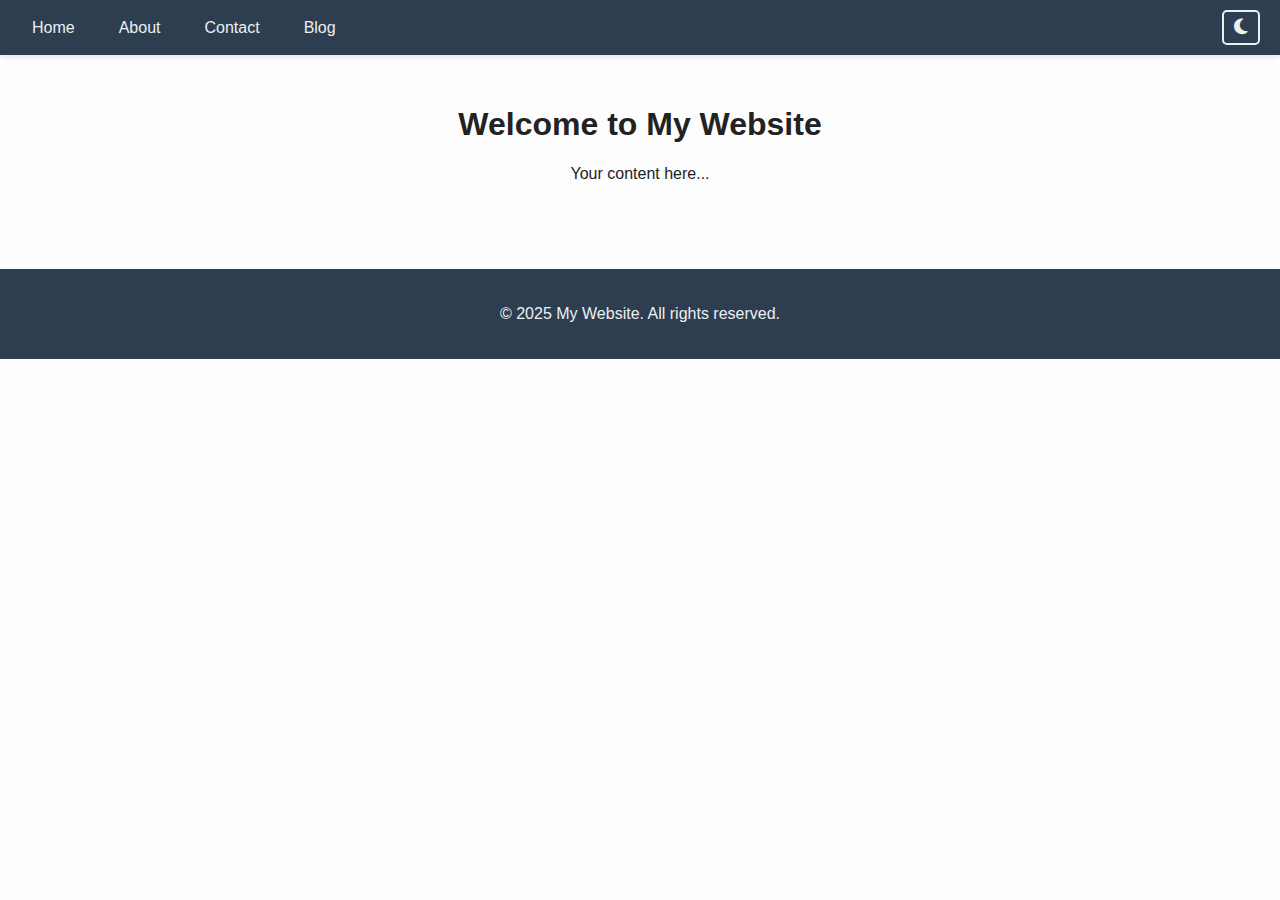
<file: contact.html>
<!DOCTYPE html>
<html lang="en">
<head>
  <meta charset="UTF-8">
  <meta name="viewport" content="width=device-width, initial-scale=1.0">
  <title>My Website</title>
  <link rel="stylesheet" href="style.css">
  <!-- Font Awesome for icons -->
  <link rel="stylesheet" href="https://cdnjs.cloudflare.com/ajax/libs/font-awesome/6.4.0/css/all.min.css">
</head>
<body>
  <!-- Navigation -->
  <nav>
    <div class="nav-container">
      <ul>
        <li><a href="index.html">Home</a></li>
        <li><a href="about.html">About</a></li>
        <li><a href="contact.html">Contact</a></li>
        <li><a href="blog.html">Blog</a></li>
      </ul>
      <!-- Dark mode toggle button with icon -->
      <button id="toggle-mode" aria-label="Toggle dark mode">
        <i class="fas fa-moon"></i>
      </button>
    </div>
  </nav>

  <!-- Main content goes here -->
  <main>
    <h1>Welcome to My Website</h1>
    <p>Your content here...</p>
  </main>

  <!-- Footer -->
  <footer>
    <p>&copy; 2025 My Website. All rights reserved.</p>
  </footer>

  <!-- JavaScript -->
  <script src="script.js"></script>
</body>
</html>
</file>
<file: style.css>
:root {
    --bg-color: #fdfdfd;
    --text-color: #222;
    --nav-bg: #2c3e50;
    --nav-text: #ecf0f1;
    --accent-color: #3498db;
    --font-family: 'Poppins', sans-serif;
}
body.dark-mode {
    --bg-color: #121212;
    --text-color: #e0e0e0;
    --nav-bg: #1f1f1f;
    --nav-text: #ffffff;
    --accent-color: #66ccff;
}
body {
    font-family: var(--font-family);
    margin: 0;
    padding: 0;
    background-color: var(--bg-color);
    color: var(--text-color);
    transition: background-color 0.4s ease, color 0.4s ease;
}
nav {
    background-color: var(--nav-bg);
    padding: 10px 20px;
    box-shadow: 0 2px 5px rgba(0,0,0,0.1);
}
.nav-container {
    display: flex;
    justify-content: space-between;
    align-items: center;
    flex-wrap: wrap;
}
nav ul {
    list-style: none;
    display: flex;
    gap: 20px;
    padding: 0;
    margin: 0;
    flex-wrap: wrap;
}
nav ul li a {
    color: var(--nav-text);
    text-decoration: none;
    padding: 8px 12px;
    border-radius: 4px;
    transition: background-color 0.3s;
}
nav ul li a:hover {
    background-color: var(--accent-color);
    color: white;
}
#toggle-mode {
    background: none;
    border: 2px solid var(--nav-text);
    border-radius: 5px;
    padding: 5px 10px;
    font-size: 18px;
    cursor: pointer;
    color: var(--nav-text);
    transition: background-color 0.3s;
}
main {
    padding: 30px 20px;
    text-align: center;
    animation: fadeIn 1s ease;
}
.profile-pic {
    width: 160px;
    border-radius: 50%;
    margin-top: 15px;
    box-shadow: 0 4px 8px rgba(0,0,0,0.2);
    max-width: 100%;
    height: auto;
}
.post {
    background-color: white;
    color: black;
    margin: 20px auto;
    padding: 20px;
    max-width: 700px;
    border-radius: 10px;
    box-shadow: 0 0 15px rgba(0,0,0,0.1);
    transition: transform 0.3s ease;
}
.post:hover {
    transform: scale(1.02);
}
.fade-in {
    animation: fadeInUp 0.6s ease;
}
@keyframes fadeInUp {
    from { opacity: 0; transform: translateY(20px); }
    to { opacity: 1; transform: translateY(0); }
}
input#search {
    padding: 10px;
    width: 80%;
    max-width: 400px;
    margin: 20px auto;
    border: 1px solid #ccc;
    border-radius: 5px;
    font-size: 16px;
}
footer {
    background-color: var(--nav-bg);
    color: var(--nav-text);
    text-align: center;
    padding: 20px;
    margin-top: 40px;
}
footer .social-icons {
    margin-top: 10px;
}
footer .social-icons a {
    margin: 0 10px;
    color: var(--nav-text);
    text-decoration: none;
    font-weight: 500;
}
footer .social-icons a:hover {
    color: var(--accent-color);
}
body.dark-mode .post {
    background-color: #1e1e1e;
    color: #e0e0e0;
}
@media (max-width: 768px) {
    nav ul {
        flex-direction: column;
        align-items: center;
    }
    .nav-container {
        flex-direction: column;
    }
    .post {
        margin: 10px;
        padding: 15px;
    }
    input#search {
        width: 90%;
    }
}


/* Contact Section Styling */
section h2 {
    font-size: 2rem;
    margin-bottom: 20px;
    color: var(--accent-color);
}

section p {
    font-size: 1.1rem;
    margin: 15px 0;
    display: flex;
    align-items: center;
    gap: 10px;
}

section p i {
    color: var(--accent-color);
    font-size: 1.3rem;
    width: 25px;
    text-align: center;
}

section p a {
    color: var(--accent-color);
    text-decoration: none;
    font-weight: 500;
    padding: 6px 10px;
    border-radius: 6px;
    transition: all 0.3s ease;
}

section p a:hover {
    background-color: var(--accent-color);
    color: #fff;
}

/* Footer Social Icons */
footer .social-icons {
    display: flex;
    justify-content: center;
    gap: 15px;
    margin-top: 15px;
}

footer .social-icons a {
    color: var(--nav-text);
    font-size: 1.2rem;
    text-decoration: none;
    display: flex;
    align-items: center;
    gap: 8px;
    padding: 8px 12px;
    border-radius: 6px;
    transition: background-color 0.3s ease, color 0.3s ease;
}

footer .social-icons a:hover {
    background-color: var(--accent-color);
    color: #fff;
}
</file>
